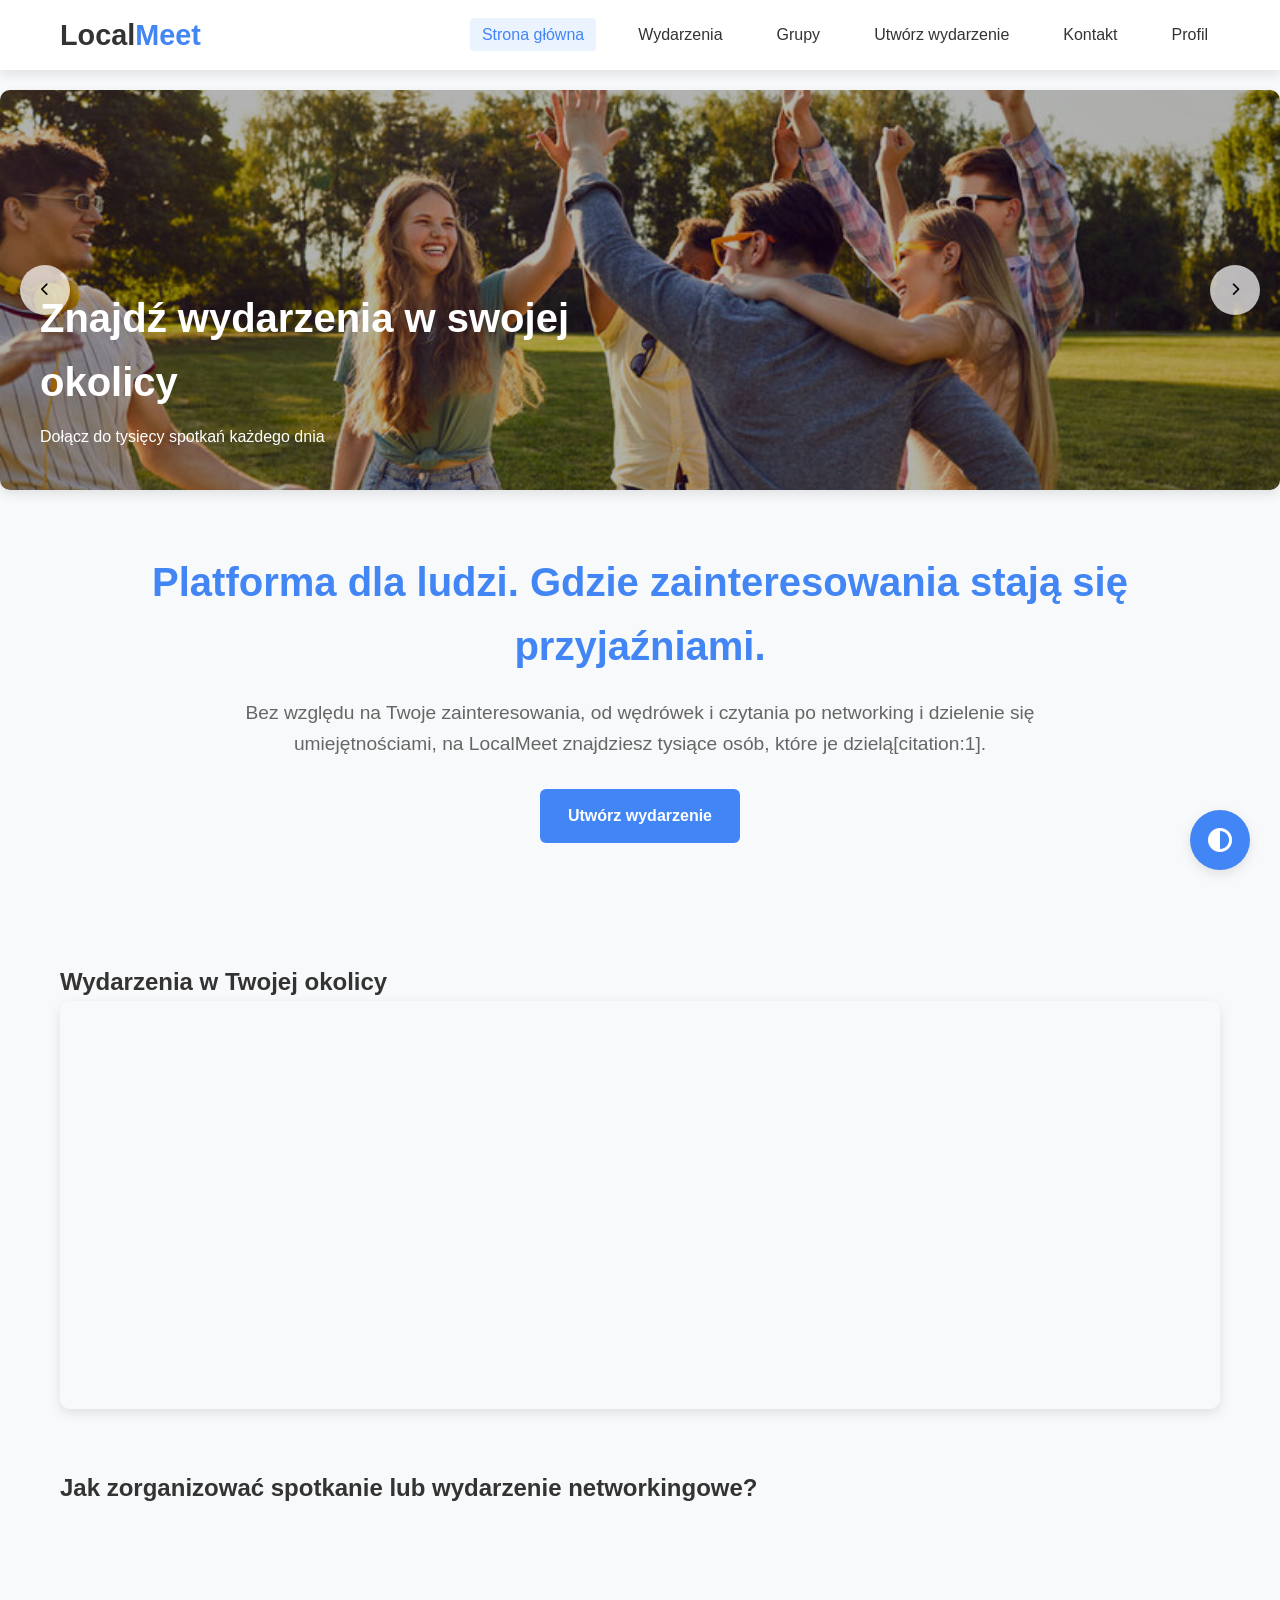
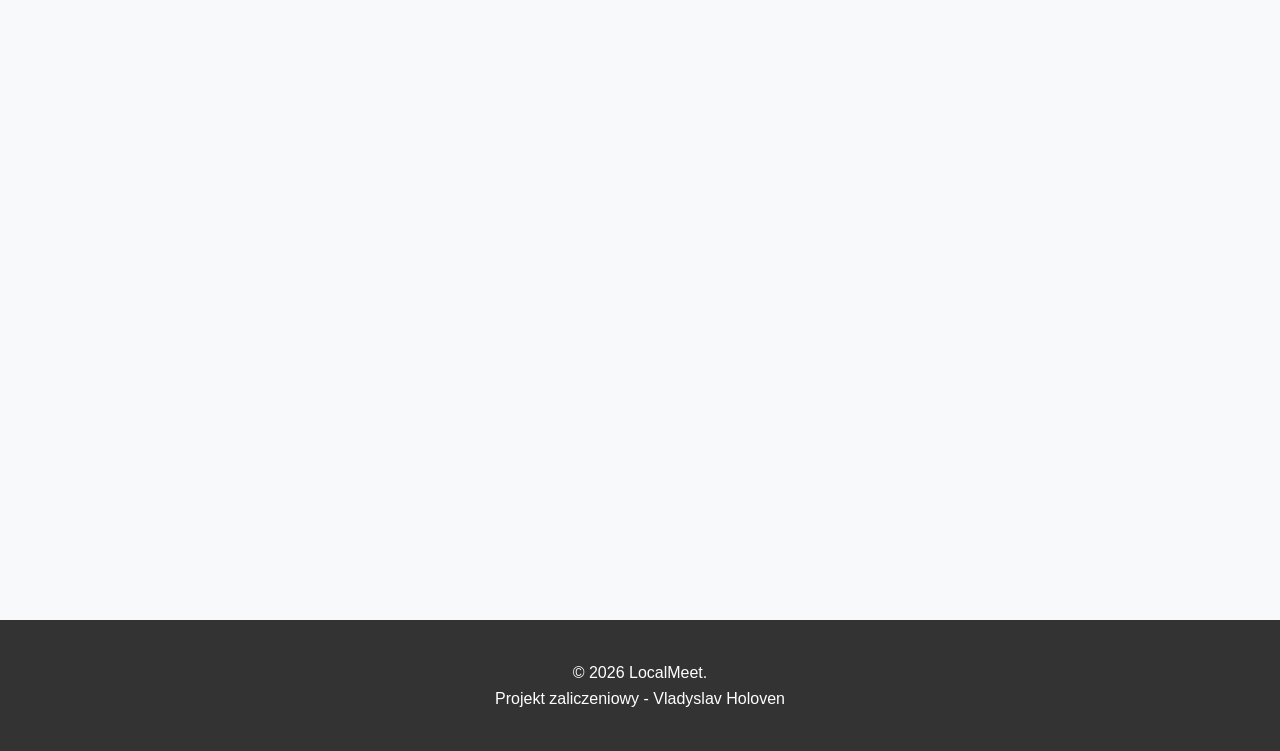
<file: index.html>
<!DOCTYPE html>
<html lang="pl">
<head>
    <meta charset="UTF-8">
    <meta name="viewport" content="width=device-width, initial-scale=1.0">
    <title>LocalMeet - Platforma spotkań lokalnych</title>
    <link rel="stylesheet" href="css/contrast.css">
    <link rel="stylesheet" href="css/style.css">
    <link rel="stylesheet" href="css/responsive.css">
    <link rel="stylesheet" href="https://cdnjs.cloudflare.com/ajax/libs/font-awesome/6.4.0/css/all.min.css">
</head>
<body>
    <button id="contrast-toggle" class="contrast-btn" aria-label="Włącz tryb kontrastowy">
        <i class="fas fa-adjust"></i>
    </button>
    
    <!-- Nawigacja -->
    <nav class="navbar">
        <div class="nav-container">
            <a href="index.html" class="logo">Local<span>Meet</span></a>
            
            <div class="nav-menu" id="navMenu">
                <ul class="nav-list">
                    <li><a href="index.html" class="active">Strona główna</a></li>
                    <li><a href="wydarzenia.html">Wydarzenia</a></li>
                    <li><a href="grupy.html">Grupy</a></li>
                    <li><a href="tworzenie-wydarzenia.html">Utwórz wydarzenie</a></li>
                    <li><a href="kontakt.html">Kontakt</a></li>
                    <li><a href="profil.html">Profil</a></li>
                </ul>
            </div>
            
            <!-- burger-menu -->
            <button class="hamburger" id="hamburger" aria-label="Menu mobilne">
                <span class="bar"></span>
                <span class="bar"></span>
                <span class="bar"></span>
            </button>
        </div>
    </nav>
    
    <section class="banner-section">
        <div class="banner-container" id="bannerRotator">
            <div class="banner active">
                <img src="images/banners/banner1.jpg" alt="Spotkaj nowych ludzi na lokalnych wydarzeniach">
                <div class="banner-text">
                    <h2>Znajdź wydarzenia w swojej okolicy</h2>
                    <p>Dołącz do tysięcy spotkań każdego dnia</p>
                </div>
            </div>
            <div class="banner">
                <img src="images/banners/banner2.jpg" alt="Rozwijaj swoje zainteresowania z innymi">
                <div class="banner-text">
                    <h2>Rozwijaj swoje pasje</h2>
                    <p>Odkryj grupy o podobnych zainteresowaniach</p>
                </div>
            </div>
            <div class="banner">
                <img src="images/banners/banner3.jpg" alt="Zostań organizatorem własnych spotkań">
                <div class="banner-text">
                    <h2>Zostań organizatorem</h2>
                    <p>Utwórz własną grupę i organizuj wydarzenia</p>
                </div>
            </div>
        </div>
        <div class="banner-controls">
            <button class="banner-btn" id="prevBanner"><i class="fas fa-chevron-left"></i></button>
            <button class="banner-btn" id="nextBanner"><i class="fas fa-chevron-right"></i></button>
        </div>
    </section>
    
    <main class="container">
        <section class="intro-section">
            <h1>Platforma dla ludzi. Gdzie zainteresowania stają się przyjaźniami.</h1>
            <p>Bez względu na Twoje zainteresowania, od wędrówek i czytania po networking i dzielenie się umiejętnościami, na LocalMeet znajdziesz tysiące osób, które je dzielą[citation:1].</p>
            <a href="tworzenie-wydarzenia.html" class="btn-primary">Utwórz wydarzenie</a>
        </section>
        
        <!-- Google Maps -->
        <section class="map-section">
            <h2>Wydarzenia w Twojej okolicy</h2>
            <div class="map-container">
                <iframe 
                    src="https://www.google.com/maps/embed?pb=!1m14!1m12!1m3!1d3542.1398990433718!2d17.037967045472058!3d51.114527413901854!2m3!1f0!2f0!3f0!3m2!1i1024!2i768!4f13.1!5e0!3m2!1sru!2spl!4v1768775346971!5m2!1sru!2spl"
                    width="100%" 
                    height="400" 
                    style="border:0;" 
                    allowfullscreen="" 
                    loading="lazy"
                    title="Mapa lokalizacji wydarzeń we Wrocławiu">
                </iframe>
            </div>
        </section>
        
        <!-- YouTube -->
        <section class="video-section">
            <h2>Jak zorganizować spotkanie lub wydarzenie networkingowe?</h2>
               <div style="height: 0px; overflow: hidden; padding-top: 56.25%; position: relative; width: 100%;">
                    <iframe
                        style="position: absolute; top: 0px; left: 0px; width: 100%; height: 100%;"
                        src="https://tube.rvere.com/embed?v=EVJMe3KoznA&start=2:26&end=4:32"
                        title="YouTube video player"
                        frameBorder="0"
                        allow="accelerometer; autoplay; clipboard-write; encrypted-media; gyroscope; picture-in-picture"
                        allowFullScreen>
                    </iframe>
                </div>
        </section>
    </main>
    
    <footer>
        <div class="footer-content">
            <p>&copy; 2026 LocalMeet.</p>
            <p>Projekt zaliczeniowy - Vladyslav Holoven</p>
        </div>
    </footer>
    
    <script src="js/main.js"></script>
    <script src="js/banner-rotator.js"></script>
</body>
</html>
</file>
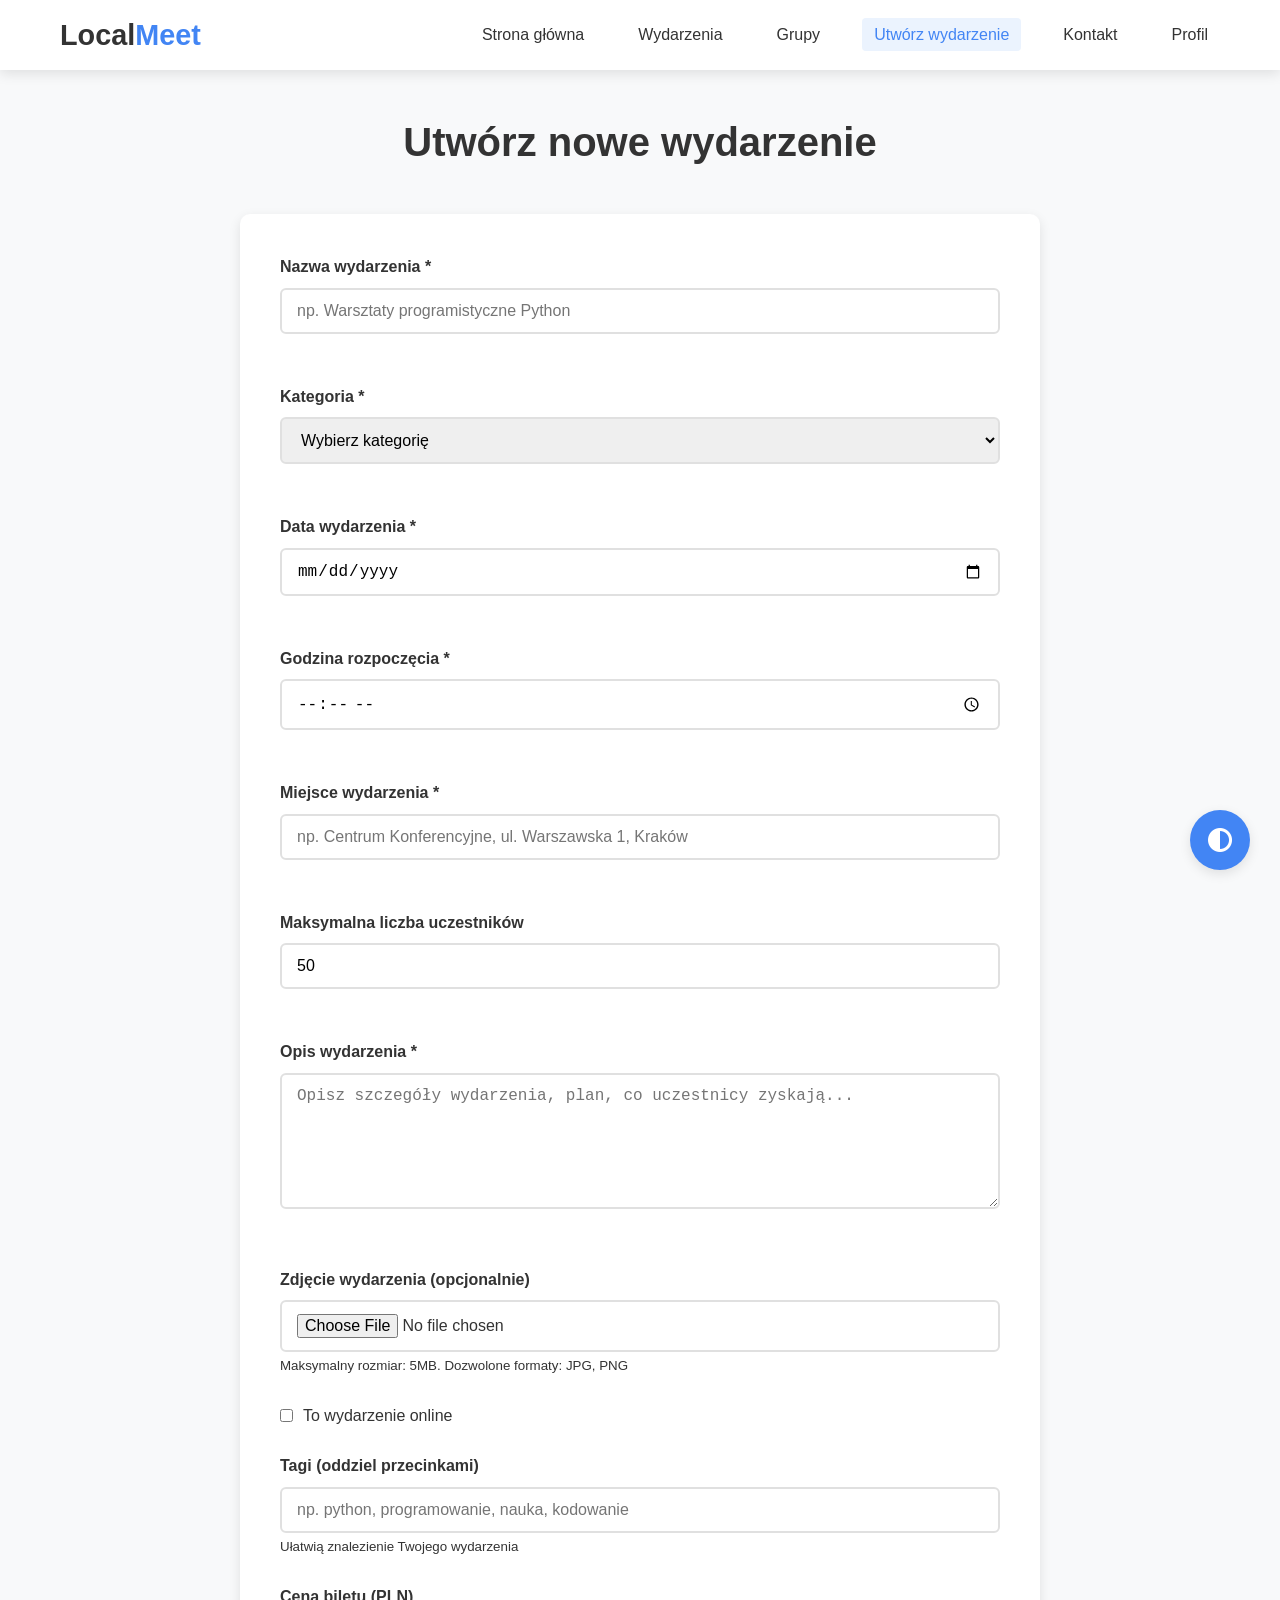
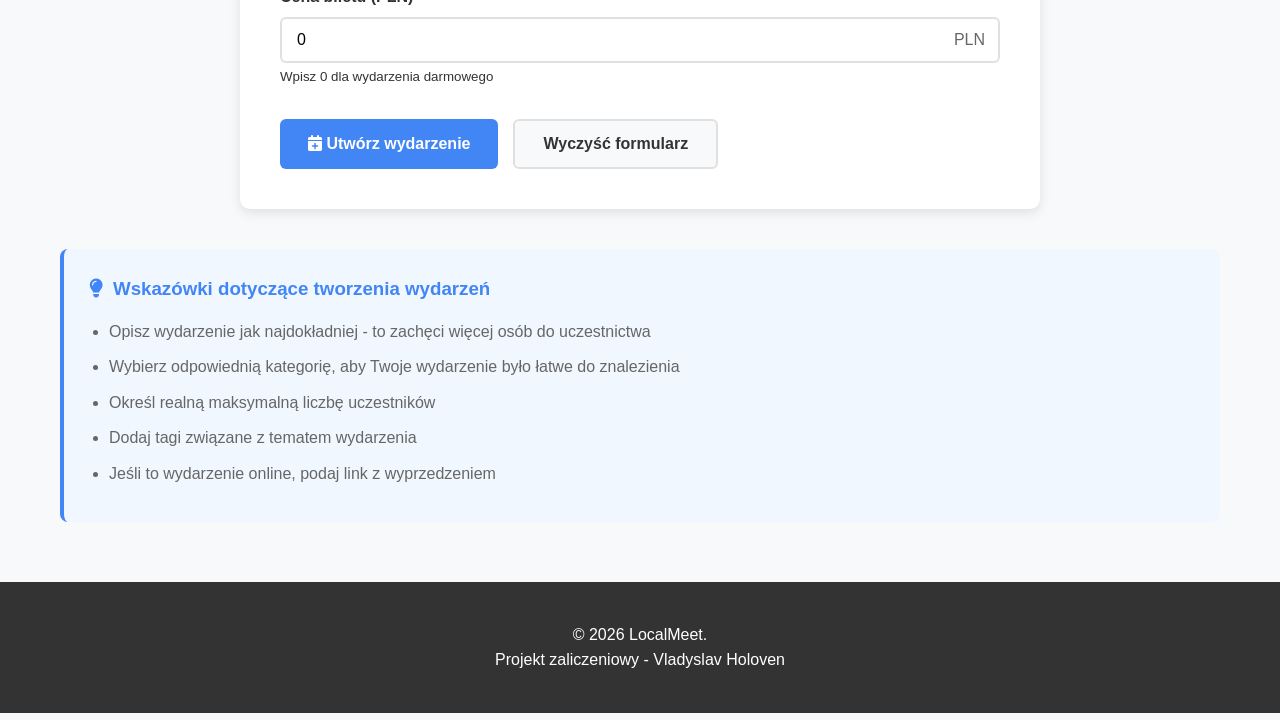
<file: tworzenie-wydarzenia.html>
<!DOCTYPE html>
<html lang="pl">
<head>
    <meta charset="UTF-8">
    <meta name="viewport" content="width=device-width, initial-scale=1.0">
    <title>Utwórz wydarzenie - LocalMeet</title>
    <link rel="stylesheet" href="css/contrast.css">
    <link rel="stylesheet" href="css/style.css">
    <link rel="stylesheet" href="css/responsive.css">
    <link rel="stylesheet" href="https://cdnjs.cloudflare.com/ajax/libs/font-awesome/6.4.0/css/all.min.css">
</head>
<body>
    <button id="contrast-toggle" class="contrast-btn" aria-label="Włącz tryb kontrastowy">
        <i class="fas fa-adjust"></i>
    </button>
    
    <nav class="navbar">
        <div class="nav-container">
            <a href="index.html" class="logo">Local<span>Meet</span></a>
            
            <div class="nav-menu" id="navMenu">
                <ul class="nav-list">
                    <li><a href="index.html">Strona główna</a></li>
                    <li><a href="wydarzenia.html">Wydarzenia</a></li>
                    <li><a href="grupy.html">Grupy</a></li>
                    <li><a href="tworzenie-wydarzenia.html" class="active">Utwórz wydarzenie</a></li>
                    <li><a href="kontakt.html">Kontakt</a></li>
                    <li><a href="profil.html">Profil</a></li>
                </ul>
            </div>
            
            <button class="hamburger" id="hamburger" aria-label="Menu mobilne">
                <span class="bar"></span>
                <span class="bar"></span>
                <span class="bar"></span>
            </button>
        </div>
    </nav>
    
    <main class="container">
        <h1 class="page-title">Utwórz nowe wydarzenie</h1>
        
        <div class="form-container">
            <form id="eventForm" novalidate>
                <div class="form-row">
                    <div class="form-group">
                        <label for="eventName">Nazwa wydarzenia *</label>
                        <input type="text" id="eventName" name="eventName" placeholder="np. Warsztaty programistyczne Python" required>
                        <div class="error-message" id="eventNameError"></div>
                    </div>
                    
                    <div class="form-group">
                        <label for="eventCategory">Kategoria *</label>
                        <select id="eventCategory" name="eventCategory" required>
                            <option value="">Wybierz kategorię</option>
                            <option value="technology">Technologia</option>
                            <option value="sport">Sport</option>
                            <option value="art">Sztuka i kultura</option>
                            <option value="business">Biznes i networking</option>
                            <option value="education">Edukacja</option>
                            <option value="social">Spotkania towarzyskie</option>
                        </select>
                        <div class="error-message" id="eventCategoryError"></div>
                    </div>
                </div>
                
                <div class="form-row">
                    <div class="form-group">
                        <label for="eventDate">Data wydarzenia *</label>
                        <input type="date" id="eventDate" name="eventDate" required>
                        <div class="error-message" id="eventDateError"></div>
                    </div>
                    
                    <div class="form-group">
                        <label for="eventTime">Godzina rozpoczęcia *</label>
                        <input type="time" id="eventTime" name="eventTime" required>
                        <div class="error-message" id="eventTimeError"></div>
                    </div>
                </div>
                
                <div class="form-group">
                    <label for="eventLocation">Miejsce wydarzenia *</label>
                    <input type="text" id="eventLocation" name="eventLocation" placeholder="np. Centrum Konferencyjne, ul. Warszawska 1, Kraków" required>
                    <div class="error-message" id="eventLocationError"></div>
                </div>
                
                <div class="form-group">
                    <label for="maxParticipants">Maksymalna liczba uczestników</label>
                    <input type="number" id="maxParticipants" name="maxParticipants" min="2" max="500" value="50">
                    <div class="error-message" id="maxParticipantsError"></div>
                </div>
                
                <div class="form-group">
                    <label for="eventDescription">Opis wydarzenia *</label>
                    <textarea id="eventDescription" name="eventDescription" rows="6" placeholder="Opisz szczegóły wydarzenia, plan, co uczestnicy zyskają..." required></textarea>
                    <div class="error-message" id="eventDescriptionError"></div>
                </div>
                
                <div class="form-group">
                    <label for="eventImage">Zdjęcie wydarzenia (opcjonalnie)</label>
                    <input type="file" id="eventImage" name="eventImage" accept="image/*">
                    <small>Maksymalny rozmiar: 5MB. Dozwolone formaty: JPG, PNG</small>
                </div>
                
                <div class="form-group checkbox-group">
                    <input type="checkbox" id="isOnline" name="isOnline">
                    <label for="isOnline">To wydarzenie online</label>
                </div>
                
                <div class="form-group" id="onlineLinkContainer" style="display: none;">
                    <label for="onlineLink">Link do wydarzenia online</label>
                    <input type="url" id="onlineLink" name="onlineLink" placeholder="https://meet.google.com/xxx-yyyy-zzz">
                </div>
                
                <div class="form-group">
                    <label for="eventTags">Tagi (oddziel przecinkami)</label>
                    <input type="text" id="eventTags" name="eventTags" placeholder="np. python, programowanie, nauka, kodowanie">
                    <small>Ułatwią znalezienie Twojego wydarzenia</small>
                </div>
                
                <div class="form-group">
                    <label for="ticketPrice">Cena biletu (PLN)</label>
                    <div class="price-input-container">
                        <input type="number" id="ticketPrice" name="ticketPrice" min="0" step="0.01" value="0">
                        <span class="currency">PLN</span>
                    </div>
                    <small>Wpisz 0 dla wydarzenia darmowego</small>
                </div>
                
                <div class="form-actions">
                    <button type="submit" class="btn-primary">
                        <i class="fas fa-calendar-plus"></i> Utwórz wydarzenie
                    </button>
                    <button type="reset" class="btn-secondary">Wyczyść formularz</button>
                </div>
                
                <div id="eventFormSuccess" class="success-message" style="display: none;">
                    <i class="fas fa-check-circle"></i> Wydarzenie zostało utworzone pomyślnie!
                </div>
                
                <div id="eventFormError" class="error-message" style="display: none;">
                    <i class="fas fa-exclamation-triangle"></i> Wystąpił błąd podczas tworzenia wydarzenia.
                </div>
            </form>
        </div>
        
        <!-- Wskazówki -->
        <div class="info-box">
            <h3><i class="fas fa-lightbulb"></i> Wskazówki dotyczące tworzenia wydarzeń</h3>
            <ul>
                <li>Opisz wydarzenie jak najdokładniej - to zachęci więcej osób do uczestnictwa</li>
                <li>Wybierz odpowiednią kategorię, aby Twoje wydarzenie było łatwe do znalezienia</li>
                <li>Określ realną maksymalną liczbę uczestników</li>
                <li>Dodaj tagi związane z tematem wydarzenia</li>
                <li>Jeśli to wydarzenie online, podaj link z wyprzedzeniem</li>
            </ul>
        </div>
    </main>
    
    <footer>
        <div class="footer-content">
            <p>&copy; 2026 LocalMeet.</p>
            <p>Projekt zaliczeniowy - Vladyslav Holoven</p>
        </div>
    </footer>
    
    <script src="js/main.js"></script>
    <script src="js/event-form.js"></script>
</body>
</html>
</file>
<file: css/contrast.css>
/* Tryb kontrastowy dla osób niedowidzących */
body.high-contrast {
    background-color: #000000 !important;
    color: #ffffff !important;
}

.high-contrast .navbar {
    background-color: #000000 !important;
    border-bottom: 3px solid #ffff00 !important;
}

.high-contrast .logo {
    color: #ffff00 !important;
}

.high-contrast .nav-list a {
    color: #ffffff !important;
    border: 1px solid #ffff00 !important;
}

.high-contrast .nav-list a:hover,
.high-contrast .nav-list a.active {
    background-color: #ffff00 !important;
    color: #000000 !important;
}

.high-contrast .banner-text h2,
.high-contrast .banner-text p {
    color: #ffff00 !important;
    text-shadow: 2px 2px 0 #000000;
}

.high-contrast .form-container,
.high-contrast .gallery-item {
    background-color: #000000 !important;
    border: 2px solid #ffff00 !important;
}

.high-contrast input,
.high-contrast select,
.high-contrast textarea {
    background-color: #000000 !important;
    color: #ffffff !important;
    border: 2px solid #ffff00 !important;
}

.high-contrast .btn-primary {
    background-color: #ffff00 !important;
    color: #000000 !important;
    border: 2px solid #ffff00 !important;
}

.high-contrast .error-message {
    color: #ff0000 !important;
    font-weight: bold;
}

.high-contrast footer {
    background-color: #000000 !important;
    border-top: 3px solid #ffff00 !important;
}

.high-contrast .modal-overlay {
    background-color: rgba(0, 0, 0, 0.95) !important;
}

.high-contrast .modal-content img {
    border: 3px solid #ffff00 !important;
}
</file>
<file: css/style.css>
/* Bazowe styli */
* {
    margin: 0;
    padding: 0;
    box-sizing: border-box;
}

:root {
    --primary-color: #4285F4;
    --secondary-color: #34A853;
    --accent-color: #EA4335;
    --text-color: #333333;
    --light-bg: #f8f9fa;
    --white: #ffffff;
    --shadow: 0 4px 12px rgba(0, 0, 0, 0.1);
    --transition: all 0.3s ease;
}

body {
    font-family: 'Segoe UI', Tahoma, Geneva, Verdana, sans-serif;
    line-height: 1.6;
    color: var(--text-color);
    background-color: var(--light-bg);
    transition: var(--transition);
}

.container {
    max-width: 1200px;
    margin: 0 auto;
    padding: 0 20px;
}

/* Nawigacja */
.navbar {
    background-color: var(--white);
    box-shadow: var(--shadow);
    position: sticky;
    top: 0;
    z-index: 1000;
}

.nav-container {
    max-width: 1200px;
    margin: 0 auto;
    padding: 0 20px;
    display: flex;
    justify-content: space-between;
    align-items: center;
    height: 70px;
}

.logo {
    font-size: 1.8rem;
    font-weight: 700;
    text-decoration: none;
    color: var(--text-color);
}

.logo span {
    color: var(--primary-color);
}

.nav-list {
    display: flex;
    list-style: none;
    gap: 30px;
}

.nav-list a {
    text-decoration: none;
    color: var(--text-color);
    font-weight: 500;
    padding: 8px 12px;
    border-radius: 4px;
    transition: var(--transition);
}

.nav-list a:hover, .nav-list a.active {
    color: var(--primary-color);
    background-color: rgba(66, 133, 244, 0.1);
}

/* Burger-menu */
.hamburger {
    display: none;
    background: none;
    border: none;
    cursor: pointer;
    padding: 10px;
}

.bar {
    display: block;
    width: 25px;
    height: 3px;
    margin: 5px 0;
    background-color: var(--text-color);
    transition: var(--transition);
}

/* Banery */
.banner-section {
    position: relative;
    margin-top: 20px;
    overflow: hidden;
    border-radius: 10px;
    box-shadow: var(--shadow);
}

.banner-container {
    position: relative;
    height: 400px;
}

.banner {
    position: absolute;
    top: 0;
    left: 0;
    width: 100%;
    height: 100%;
    opacity: 0;
    transition: opacity 0.8s ease;
}

.banner.active {
    opacity: 1;
}

.banner img {
    width: 100%;
    height: 100%;
    object-fit: cover;
    filter: brightness(0.7);
}

.banner-text {
    position: absolute;
    bottom: 40px;
    left: 40px;
    color: var(--white);
    max-width: 600px;
}

.banner-text h2 {
    font-size: 2.5rem;
    margin-bottom: 10px;
}

.banner-controls {
    position: absolute;
    top: 50%;
    width: 100%;
    display: flex;
    justify-content: space-between;
    transform: translateY(-50%);
    padding: 0 20px;
}

.banner-btn {
    background-color: rgba(255, 255, 255, 0.7);
    border: none;
    width: 50px;
    height: 50px;
    border-radius: 50%;
    cursor: pointer;
    display: flex;
    align-items: center;
    justify-content: center;
    transition: var(--transition);
}

.banner-btn:hover {
    background-color: var(--white);
}

/* Przycisk kontrastu */
.contrast-btn {
    position: fixed;
    bottom: 30px;
    right: 30px;
    width: 60px;
    height: 60px;
    background-color: var(--primary-color);
    color: var(--white);
    border: none;
    border-radius: 50%;
    cursor: pointer;
    z-index: 1000;
    box-shadow: var(--shadow);
    display: flex;
    align-items: center;
    justify-content: center;
    font-size: 1.5rem;
    transition: var(--transition);
}

.contrast-btn:hover {
    transform: scale(1.1);
}

/* Formy */
.form-container {
    max-width: 800px;
    margin: 40px auto;
    background-color: var(--white);
    padding: 40px;
    border-radius: 10px;
    box-shadow: var(--shadow);
}

.form-group {
    margin-bottom: 25px;
}

.form-group label {
    display: block;
    margin-bottom: 8px;
    font-weight: 600;
    color: var(--text-color);
}

.form-group input,
.form-group select,
.form-group textarea {
    width: 100%;
    padding: 12px 15px;
    border: 2px solid #e0e0e0;
    border-radius: 6px;
    font-size: 1rem;
    transition: var(--transition);
}

.form-group input:focus,
.form-group select:focus,
.form-group textarea:focus {
    outline: none;
    border-color: var(--primary-color);
}

.error-message {
    color: var(--accent-color);
    font-size: 0.875rem;
    margin-top: 5px;
    min-height: 20px;
}

.success-message {
    background-color: var(--secondary-color);
    color: var(--white);
    padding: 15px;
    border-radius: 6px;
    text-align: center;
    margin-top: 20px;
}

.checkbox-group {
    display: flex;
    align-items: center;
    gap: 10px;
}

.checkbox-group input {
    width: auto;
}

.checkbox-group label {
    margin-bottom: 0;
    font-weight: normal;
}

.btn-primary {
    background-color: var(--primary-color);
    color: var(--white);
    padding: 14px 28px;
    border: none;
    border-radius: 6px;
    font-size: 1rem;
    font-weight: 600;
    cursor: pointer;
    transition: var(--transition);
    text-decoration: none;
    display: inline-block;
}

.btn-primary:hover {
    background-color: #3367d6;
    transform: translateY(-2px);
    box-shadow: 0 6px 12px rgba(51, 103, 214, 0.3);
}

/* Galeria */
.gallery-section {
    padding: 60px 0;
}

.gallery-container {
    display: grid;
    grid-template-columns: repeat(auto-fill, minmax(250px, 1fr));
    gap: 20px;
    margin-top: 30px;
}

.gallery-item {
    position: relative;
    overflow: hidden;
    border-radius: 8px;
    cursor: pointer;
    height: 250px;
}

.gallery-item img {
    width: 100%;
    height: 100%;
    object-fit: cover;
    transition: transform 0.5s ease;
}

.gallery-item:hover img {
    transform: scale(1.05);
}

.gallery-overlay {
    position: absolute;
    bottom: 0;
    left: 0;
    right: 0;
    background: linear-gradient(transparent, rgba(0,0,0,0.8));
    color: white;
    padding: 20px;
    transform: translateY(100%);
    transition: transform 0.3s ease;
}

.gallery-item:hover .gallery-overlay {
    transform: translateY(0);
}

/* Modalne okno galerii */
.modal-overlay {
    position: fixed;
    top: 0;
    left: 0;
    right: 0;
    bottom: 0;
    background-color: rgba(0, 0, 0, 0.9);
    display: flex;
    align-items: center;
    justify-content: center;
    z-index: 2000;
    opacity: 0;
    visibility: hidden;
    transition: all 0.3s ease;
}

.modal-overlay.active {
    opacity: 1;
    visibility: visible;
}

.modal-content {
    max-width: 90%;
    max-height: 90%;
    position: relative;
}

.modal-content img {
    width: 100%;
    height: auto;
    max-height: 80vh;
    object-fit: contain;
}

.modal-close {
    position: absolute;
    top: -40px;
    right: 0;
    background: none;
    border: none;
    color: white;
    font-size: 2rem;
    cursor: pointer;
}

/* Footer */
footer {
    background-color: var(--text-color);
    color: var(--white);
    padding: 40px 0;
    margin-top: 60px;
    text-align: center;
}

.footer-content {
    max-width: 1200px;
    margin: 0 auto;
    padding: 0 20px;
}

/* Utilities */
.page-title {
    font-size: 2.5rem;
    margin: 40px 0;
    text-align: center;
    color: var(--text-color);
}

.intro-section {
    text-align: center;
    padding: 60px 20px;
}

.intro-section h1 {
    font-size: 2.5rem;
    margin-bottom: 20px;
    color: var(--primary-color);
}

.intro-section p {
    font-size: 1.2rem;
    max-width: 800px;
    margin: 0 auto 30px;
    color: #666;
}

.map-section, .video-section {
    margin: 60px 0;
}

.map-container, .video-container {
    border-radius: 10px;
    overflow: hidden;
    box-shadow: var(--shadow);
}
</file>
<file: css/responsive.css>
/* Responsywny dla tabletu (do 800px) */
@media (max-width: 800px) {
    .nav-list {
        position: fixed;
        top: 70px;
        left: 0;
        right: 0;
        background-color: var(--white);
        flex-direction: column;
        align-items: center;
        padding: 20px 0;
        gap: 0;
        box-shadow: var(--shadow);
        transform: translateY(-100%);
        opacity: 0;
        visibility: hidden;
        transition: all 0.3s ease;
        z-index: 999;
    }
    
    .nav-list.active {
        transform: translateY(0);
        opacity: 1;
        visibility: visible;
    }
    
    .nav-list li {
        width: 100%;
        text-align: center;
    }
    
    .nav-list a {
        display: block;
        padding: 15px 20px;
        width: 100%;
    }
    
    .hamburger {
        display: block;
    }
    
    .hamburger.active .bar:nth-child(1) {
        transform: rotate(45deg) translate(5px, 5px);
    }
    
    .hamburger.active .bar:nth-child(2) {
        opacity: 0;
    }
    
    .hamburger.active .bar:nth-child(3) {
        transform: rotate(-45deg) translate(7px, -6px);
    }
    
    .banner-text h2 {
        font-size: 1.8rem;
    }
    
    .gallery-container {
        grid-template-columns: repeat(auto-fill, minmax(200px, 1fr));
    }
    
    .intro-section h1 {
        font-size: 2rem;
    }
    
    .form-container {
        padding: 30px 20px;
    }
}

/* Responsywny smartfon (do 500px) */
@media (max-width: 500px) {
    .nav-container {
        height: 60px;
        padding: 0 15px;
    }
    
    .logo {
        font-size: 1.5rem;
    }
    
    .banner-container {
        height: 300px;
    }
    
    .banner-text {
        bottom: 20px;
        left: 20px;
    }
    
    .banner-text h2 {
        font-size: 1.5rem;
    }
    
    .banner-text p {
        font-size: 0.9rem;
    }
    
    .banner-btn {
        width: 40px;
        height: 40px;
    }
    
    .intro-section {
        padding: 40px 15px;
    }
    
    .intro-section h1 {
        font-size: 1.8rem;
    }
    
    .intro-section p {
        font-size: 1rem;
    }
    
    .page-title {
        font-size: 2rem;
    }
    
    .gallery-container {
        grid-template-columns: 1fr;
        gap: 15px;
    }
    
    .gallery-item {
        height: 200px;
    }
    
    .container {
        padding: 0 15px;
    }
    
    .contrast-btn {
        bottom: 20px;
        right: 20px;
        width: 50px;
        height: 50px;
        font-size: 1.2rem;
    }
    
    .map-container iframe,
    .video-container iframe {
        height: 300px;
    }
}
</file>
